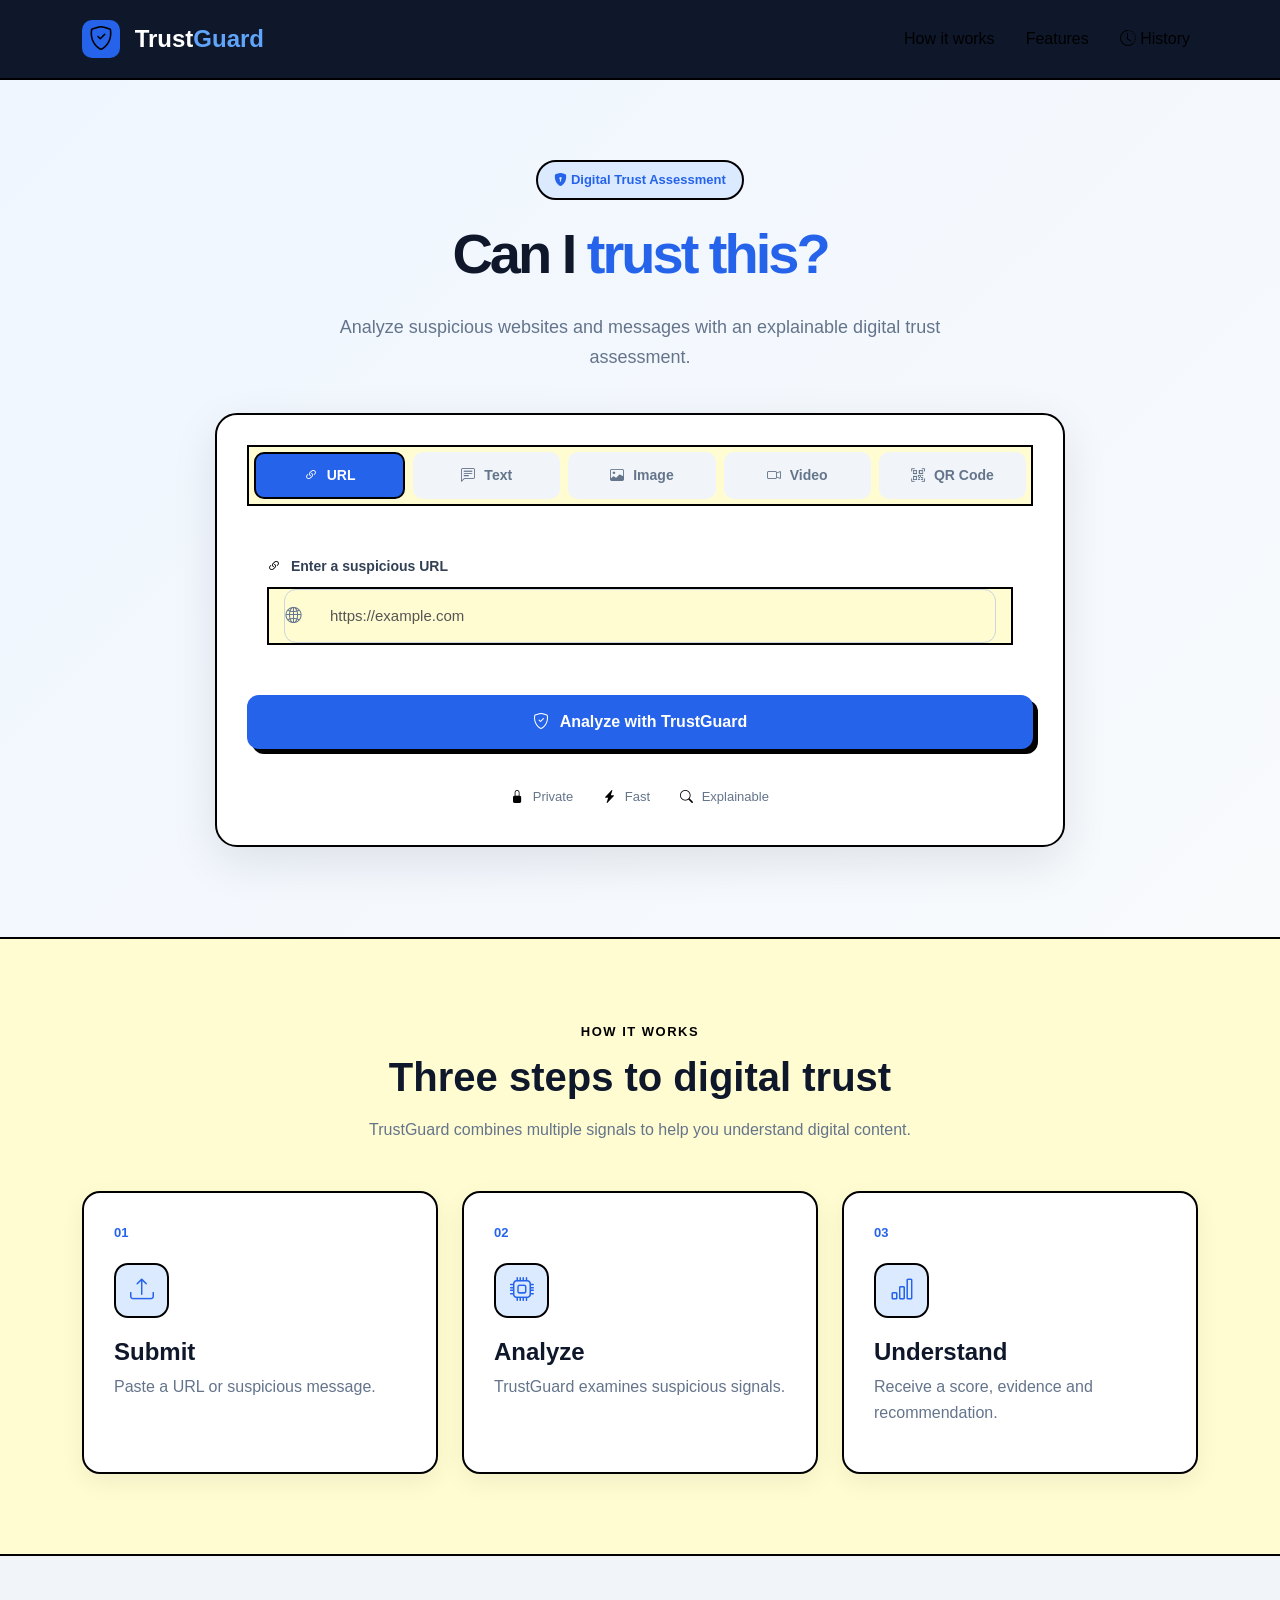
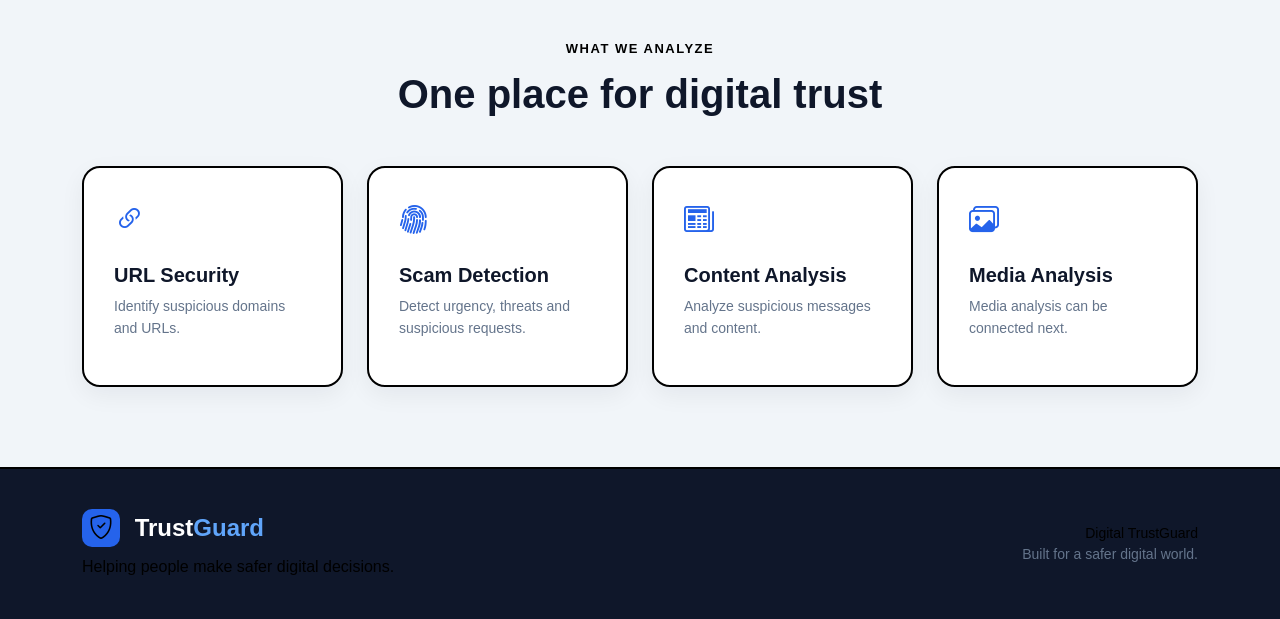
<file: index.html>
<!DOCTYPE html>
<html lang="en">

<head>

    <meta charset="UTF-8">

    <meta
        name="viewport"
        content="width=device-width, initial-scale=1.0"
    >

    <title>Digital TrustGuard</title>

    <!-- Bootstrap -->
    <link
        href="https://cdn.jsdelivr.net/npm/bootstrap@5.3.3/dist/css/bootstrap.min.css"
        rel="stylesheet"
    >

    <!-- Bootstrap Icons -->
    <link
        rel="stylesheet"
        href="https://cdn.jsdelivr.net/npm/bootstrap-icons@1.11.3/font/bootstrap-icons.min.css"
    >

    <!-- TrustGuard CSS -->
    <link
        rel="stylesheet"
        href="css/style.css"
    >

    <style>

        body {
            background: #f8fafc;
        }

        .trust-navbar {
            background: #0f172a;
            padding: 15px 0;
        }

        .trust-logo {
            color: white;
            font-size: 24px;
            font-weight: 800;
            text-decoration: none;
        }

        .trust-logo span:last-child {
            color: #60a5fa;
        }

        .logo-icon {
            display: inline-flex;
            align-items: center;
            justify-content: center;
            width: 38px;
            height: 38px;
            background: #2563eb;
            border-radius: 10px;
            margin-right: 8px;
        }

        .navbar .nav-link {
            color: #cbd5e1;
            margin-left: 15px;
        }

        .navbar .nav-link:hover {
            color: white;
        }

        .hero-section {
            padding: 80px 0 90px;
            background:
                linear-gradient(
                    135deg,
                    #eff6ff,
                    #f8fafc
                );
        }

        .hero-badge {
            display: inline-block;
            padding: 8px 16px;
            border-radius: 50px;
            background: #dbeafe;
            color: #2563eb;
            font-weight: 700;
            font-size: 13px;
            margin-bottom: 20px;
        }

        .hero-title {
            font-size: 56px;
            font-weight: 800;
            color: #0f172a;
        }

        .hero-title span {
            color: #2563eb;
        }

        .hero-description {
            max-width: 700px;
            margin: 20px auto 40px;
            color: #64748b;
            font-size: 18px;
            line-height: 1.7;
        }

        .analyzer-card {
            max-width: 850px;
            margin: auto;
            background: white;
            border-radius: 22px;
            padding: 30px;
            box-shadow:
                0 15px 45px rgba(
                    15,
                    23,
                    42,
                    0.10
                );
        }

        .input-tabs {
            display: flex;
            gap: 8px;
            margin-bottom: 25px;
            flex-wrap: wrap;
        }

        .input-tab {
            border: none;
            background: #f1f5f9;
            color: #64748b;
            padding: 11px 18px;
            border-radius: 10px;
            font-weight: 600;
            cursor: pointer;
        }

        .input-tab.active {
            background: #2563eb;
            color: white;
        }

        .input-panel {
            display: none;
        }

        .active-panel {
            display: block;
        }

        .input-label {
            color: #334155;
            font-weight: 700;
            margin-bottom: 10px;
        }

        .main-input-wrapper {
            position: relative;
        }

        .input-icon {
            position: absolute;
            left: 16px;
            top: 50%;
            transform: translateY(-50%);
            color: #64748b;
        }

        .main-input {
            width: 100%;
            padding: 15px 15px 15px 45px;
            border: 1px solid #cbd5e1;
            border-radius: 12px;
            outline: none;
        }

        .main-input:focus,
        .main-textarea:focus {
            border-color: #2563eb;
            box-shadow:
                0 0 0 3px
                rgba(37, 99, 235, 0.10);
        }

        .main-textarea {
            width: 100%;
            min-height: 180px;
            padding: 15px;
            border: 1px solid #cbd5e1;
            border-radius: 12px;
            resize: vertical;
            outline: none;
        }

        .input-type-selector {
            display: flex;
            gap: 10px;
            margin-bottom: 15px;
        }

        .input-type-button {
            border: 1px solid #cbd5e1;
            background: white;
            color: #475569;
            padding: 9px 15px;
            border-radius: 9px;
            cursor: pointer;
        }

        .input-type-button.active {
            background: #dbeafe;
            border-color: #2563eb;
            color: #2563eb;
        }

        .upload-area {
            border: 2px dashed #cbd5e1;
            border-radius: 15px;
            padding: 45px 20px;
            text-align: center;
            cursor: pointer;
        }

        .upload-area:hover {
            border-color: #2563eb;
            background: #f8fafc;
        }

        .upload-icon {
            font-size: 40px;
            color: #2563eb;
        }

        .upload-area p {
            color: #64748b;
            margin-bottom: 5px;
        }

        .upload-area span {
            color: #94a3b8;
            font-size: 13px;
        }

        .analyze-button {
            width: 100%;
            border: none;
            background: #2563eb;
            color: white;
            padding: 15px;
            border-radius: 12px;
            font-size: 16px;
            font-weight: 700;
            margin-top: 25px;
        }

        .analyze-button:hover {
            background: #1d4ed8;
        }

        .analyze-button:disabled {
            opacity: 0.7;
            cursor: not-allowed;
        }

        .trust-indicators {
            display: flex;
            justify-content: center;
            gap: 30px;
            margin-top: 20px;
            color: #64748b;
            font-size: 13px;
        }

        .section {
            padding: 80px 0;
        }

        .section-label {
            color: #2563eb;
            font-size: 13px;
            font-weight: 800;
            letter-spacing: 1.5px;
        }

        .section-heading h2 {
            color: #0f172a;
            font-weight: 800;
            margin-top: 10px;
        }

        .section-heading p {
            color: #64748b;
        }

        .step-card,
        .feature-card {
            height: 100%;
            background: white;
            border-radius: 18px;
            padding: 30px;
            box-shadow:
                0 8px 25px rgba(
                    15,
                    23,
                    42,
                    0.06
                );
        }

        .step-number {
            color: #2563eb;
            font-weight: 800;
            font-size: 13px;
        }

        .step-icon {
            width: 55px;
            height: 55px;
            display: flex;
            align-items: center;
            justify-content: center;
            background: #dbeafe;
            color: #2563eb;
            border-radius: 14px;
            font-size: 24px;
            margin: 20px 0;
        }

        .step-card h4,
        .feature-card h5 {
            color: #0f172a;
            font-weight: 700;
        }

        .step-card p,
        .feature-card p {
            color: #64748b;
            line-height: 1.6;
        }

        .feature-card > i {
            color: #2563eb;
            font-size: 30px;
            margin-bottom: 20px;
        }

        .features-section {
            background: #f1f5f9;
        }

        .trust-footer {
            background: #0f172a;
            color: #94a3b8;
            padding: 40px 0;
        }

        .footer-content {
            display: flex;
            justify-content: space-between;
            gap: 30px;
        }

        .footer-right {
            text-align: right;
        }

        .footer-right span {
            color: #64748b;
        }

        @media (max-width: 767px) {

            .hero-section {
                padding: 50px 0;
            }

            .hero-title {
                font-size: 40px;
            }

            .analyzer-card {
                padding: 20px;
            }

            .trust-indicators {
                flex-direction: column;
                gap: 8px;
            }

            .footer-content {
                flex-direction: column;
            }

            .footer-right {
                text-align: left;
            }

        }

    </style>

</head>


<body>


<!-- =====================================================
     NAVBAR
====================================================== -->

<nav class="navbar navbar-expand-lg trust-navbar">

    <div class="container">

        <a
            class="navbar-brand trust-logo"
            href="index.html"
        >

            <span class="logo-icon">
                <i class="bi bi-shield-check"></i>
            </span>

            Trust<span>Guard</span>

        </a>


        <button
            class="navbar-toggler"
            type="button"
            data-bs-toggle="collapse"
            data-bs-target="#navbarMenu"
        >

            <i class="bi bi-list text-white"></i>

        </button>


        <div
            class="collapse navbar-collapse"
            id="navbarMenu"
        >

            <ul class="navbar-nav ms-auto align-items-lg-center">

                <li class="nav-item">

                    <a
                        class="nav-link"
                        href="#how-it-works"
                    >
                        How it works
                    </a>

                </li>


                <li class="nav-item">

                    <a
                        class="nav-link"
                        href="#features"
                    >
                        Features
                    </a>

                </li>


                <li class="nav-item">

                    <a
                        class="nav-link"
                        href="history.html"
                    >

                        <i class="bi bi-clock-history"></i>

                        History

                    </a>

                </li>

            </ul>

        </div>

    </div>

</nav>



<!-- =====================================================
     HERO
====================================================== -->

<section class="hero-section">

    <div class="container">

        <div class="text-center">

            <div class="hero-badge">

                <i class="bi bi-shield-lock-fill"></i>

                Digital Trust Assessment

            </div>


            <h1 class="hero-title">

                Can I
                <span>trust this?</span>

            </h1>


            <p class="hero-description">

                Analyze suspicious websites and messages
                with an explainable digital trust assessment.

            </p>

        </div>


        <!-- =================================================
             ANALYZER
        ================================================== -->

        <div class="analyzer-card">


            <!-- INPUT TABS -->

            <div class="input-tabs">

                <button
                    class="input-tab active"
                    type="button"
                    onclick="selectInput('url', this)"
                >

                    <i class="bi bi-link-45deg"></i>

                    URL

                </button>


                <button
                    class="input-tab"
                    type="button"
                    onclick="selectInput('text', this)"
                >

                    <i class="bi bi-chat-left-text"></i>

                    Text

                </button>


                <button
                    class="input-tab"
                    type="button"
                    onclick="selectInput('image', this)"
                >

                    <i class="bi bi-image"></i>

                    Image

                </button>


                <button
                    class="input-tab"
                    type="button"
                    onclick="selectInput('video', this)"
                >

                    <i class="bi bi-camera-video"></i>

                    Video

                </button>


                <button
                    class="input-tab"
                    type="button"
                    onclick="selectInput('qr', this)"
                >

                    <i class="bi bi-qr-code-scan"></i>

                    QR Code

                </button>

            </div>


            <!-- =================================================
                 URL
            ================================================== -->

            <div
                id="url-input"
                class="input-panel active-panel"
            >

                <div class="input-label">

                    <i class="bi bi-link-45deg"></i>

                    Enter a suspicious URL

                </div>


                <div class="main-input-wrapper">

                    <i class="bi bi-globe2 input-icon"></i>


                    <input
                        type="text"
                        id="urlField"
                        class="main-input"
                        placeholder="https://example.com"
                    >

                </div>

            </div>


            <!-- =================================================
                 TEXT
            ================================================== -->

            <div
                id="text-input"
                class="input-panel"
            >

                <div class="input-label">

                    <i class="bi bi-chat-left-text"></i>

                    Paste a suspicious message

                </div>


                <div class="input-type-selector">

                    <button
                        type="button"
                        id="textModeButton"
                        class="input-type-button active"
                        onclick="selectInputType('text')"
                    >

                        <i class="bi bi-chat-text"></i>

                        Text / Message

                    </button>


                    <button
                        type="button"
                        id="urlModeButton"
                        class="input-type-button"
                        onclick="selectInputType('url')"
                    >

                        <i class="bi bi-link-45deg"></i>

                        Website URL

                    </button>

                </div>


                <textarea
                    id="textField"
                    class="main-textarea"
                    placeholder="Paste a suspicious message, email, news article or social media post..."
                ></textarea>

            </div>


            <!-- =================================================
                 IMAGE
            ================================================== -->

            <div
                id="image-input"
                class="input-panel"
            >

                <div class="input-label">

                    <i class="bi bi-image"></i>

                    Upload an image or screenshot

                </div>


                <div
                    class="upload-area"
                    onclick="document.getElementById('imageFile').click()"
                >

                    <i class="bi bi-cloud-arrow-up upload-icon"></i>

                    <h5>Image analysis coming next</h5>

                    <p>
                        Image upload interface is ready.
                    </p>

                    <span>
                        PNG, JPG, JPEG, WEBP
                    </span>

                </div>


                <input
                    type="file"
                    id="imageFile"
                    accept="image/*"
                    hidden
                >

            </div>


            <!-- =================================================
                 VIDEO
            ================================================== -->

            <div
                id="video-input"
                class="input-panel"
            >

                <div class="input-label">

                    <i class="bi bi-camera-video"></i>

                    Upload a suspicious video

                </div>


                <div
                    class="upload-area"
                    onclick="document.getElementById('videoFile').click()"
                >

                    <i class="bi bi-camera-video upload-icon"></i>

                    <h5>Video analysis coming next</h5>

                    <p>
                        Video upload interface is ready.
                    </p>

                    <span>
                        MP4, MOV, WEBM
                    </span>

                </div>


                <input
                    type="file"
                    id="videoFile"
                    accept="video/*"
                    hidden
                >

            </div>


            <!-- =================================================
                 QR
            ================================================== -->

            <div
                id="qr-input"
                class="input-panel"
            >

                <div class="input-label">

                    <i class="bi bi-qr-code-scan"></i>

                    Upload a QR code

                </div>


                <div
                    class="upload-area"
                    onclick="document.getElementById('qrFile').click()"
                >

                    <i class="bi bi-qr-code upload-icon"></i>

                    <h5>QR analysis coming next</h5>

                    <p>
                        QR upload interface is ready.
                    </p>

                    <span>
                        PNG, JPG, JPEG
                    </span>

                </div>


                <input
                    type="file"
                    id="qrFile"
                    accept="image/*"
                    hidden
                >

            </div>


            <!-- =================================================
                 ANALYZE BUTTON
            ================================================== -->

            <button
                id="analyzeButton"
                class="analyze-button"
                type="button"
                onclick="startAnalysis()"
            >

                <i class="bi bi-shield-check"></i>

                Analyze with TrustGuard

            </button>


            <!-- =================================================
                 TRUST INDICATORS
            ================================================== -->

            <div class="trust-indicators">

                <div>

                    <i class="bi bi-lock-fill"></i>

                    Private

                </div>


                <div>

                    <i class="bi bi-lightning-charge-fill"></i>

                    Fast

                </div>


                <div>

                    <i class="bi bi-search"></i>

                    Explainable

                </div>

            </div>

        </div>

    </div>

</section>



<!-- =====================================================
     HOW IT WORKS
====================================================== -->

<section
    class="section"
    id="how-it-works"
>

    <div class="container">

        <div class="section-heading text-center">

            <span class="section-label">
                HOW IT WORKS
            </span>

            <h2>
                Three steps to digital trust
            </h2>

            <p>
                TrustGuard combines multiple signals to help
                you understand digital content.
            </p>

        </div>


        <div class="row g-4 mt-4">

            <div class="col-md-4">

                <div class="step-card">

                    <div class="step-number">
                        01
                    </div>

                    <div class="step-icon">

                        <i class="bi bi-upload"></i>

                    </div>

                    <h4>
                        Submit
                    </h4>

                    <p>
                        Paste a URL or suspicious message.
                    </p>

                </div>

            </div>


            <div class="col-md-4">

                <div class="step-card">

                    <div class="step-number">
                        02
                    </div>

                    <div class="step-icon">

                        <i class="bi bi-cpu"></i>

                    </div>

                    <h4>
                        Analyze
                    </h4>

                    <p>
                        TrustGuard examines suspicious signals.
                    </p>

                </div>

            </div>


            <div class="col-md-4">

                <div class="step-card">

                    <div class="step-number">
                        03
                    </div>

                    <div class="step-icon">

                        <i class="bi bi-bar-chart"></i>

                    </div>

                    <h4>
                        Understand
                    </h4>

                    <p>
                        Receive a score, evidence and recommendation.
                    </p>

                </div>

            </div>

        </div>

    </div>

</section>



<!-- =====================================================
     FEATURES
====================================================== -->

<section
    class="section features-section"
    id="features"
>

    <div class="container">

        <div class="section-heading text-center">

            <span class="section-label">
                WHAT WE ANALYZE
            </span>

            <h2>
                One place for digital trust
            </h2>

        </div>


        <div class="row g-4 mt-4">


            <div class="col-md-6 col-lg-3">

                <div class="feature-card">

                    <i class="bi bi-link-45deg"></i>

                    <h5>
                        URL Security
                    </h5>

                    <p>
                        Identify suspicious domains and URLs.
                    </p>

                </div>

            </div>


            <div class="col-md-6 col-lg-3">

                <div class="feature-card">

                    <i class="bi bi-fingerprint"></i>

                    <h5>
                        Scam Detection
                    </h5>

                    <p>
                        Detect urgency, threats and suspicious requests.
                    </p>

                </div>

            </div>


            <div class="col-md-6 col-lg-3">

                <div class="feature-card">

                    <i class="bi bi-newspaper"></i>

                    <h5>
                        Content Analysis
                    </h5>

                    <p>
                        Analyze suspicious messages and content.
                    </p>

                </div>

            </div>


            <div class="col-md-6 col-lg-3">

                <div class="feature-card">

                    <i class="bi bi-images"></i>

                    <h5>
                        Media Analysis
                    </h5>

                    <p>
                        Media analysis can be connected next.
                    </p>

                </div>

            </div>

        </div>

    </div>

</section>



<!-- =====================================================
     FOOTER
====================================================== -->

<footer class="trust-footer">

    <div class="container">

        <div class="footer-content">

            <div>

                <div class="trust-logo">

                    <span class="logo-icon">

                        <i class="bi bi-shield-check"></i>

                    </span>

                    Trust<span>Guard</span>

                </div>

                <p class="mt-2">
                    Helping people make safer digital decisions.
                </p>

            </div>


            <div class="footer-right">

                Digital TrustGuard

                <br>

                <span>
                    Built for a safer digital world.
                </span>

            </div>

        </div>

    </div>

</footer>



<!-- Bootstrap JavaScript -->

<script
    src="https://cdn.jsdelivr.net/npm/bootstrap@5.3.3/dist/js/bootstrap.bundle.min.js"
></script>



<!-- =====================================================
     TRUSTGUARD JAVASCRIPT
====================================================== -->

<script>

let selectedInput = "url";

let selectedInputType = "text";


/*
|--------------------------------------------------------------------------
| Select main input
|--------------------------------------------------------------------------
*/

function selectInput(type, button) {

    selectedInput = type;


    document
        .querySelectorAll(".input-tab")
        .forEach(function(tab) {

            tab.classList.remove("active");

        });


    button.classList.add("active");


    document
        .querySelectorAll(".input-panel")
        .forEach(function(panel) {

            panel.classList.remove("active-panel");

        });


    document
        .getElementById(type + "-input")
        .classList.add("active-panel");

}



/*
|--------------------------------------------------------------------------
| Select text mode
|--------------------------------------------------------------------------
*/

function selectInputType(type) {

    selectedInputType = type;


    const textButton =
        document.getElementById(
            "textModeButton"
        );


    const urlButton =
        document.getElementById(
            "urlModeButton"
        );


    const textField =
        document.getElementById(
            "textField"
        );


    if (type === "text") {

        textButton.classList.add("active");

        urlButton.classList.remove("active");


        textField.placeholder =
            "Paste a suspicious message, email, news article or social media post...";

    }

    else {

        urlButton.classList.add("active");

        textButton.classList.remove("active");


        textField.placeholder =
            "Paste a website URL, for example https://example.com";

    }

}



/*
|--------------------------------------------------------------------------
| Start Analysis
|--------------------------------------------------------------------------
*/

async function startAnalysis() {

    let content = "";


    /*
    |--------------------------------------------------------------------------
    | URL
    |--------------------------------------------------------------------------
    */

    if (selectedInput === "url") {

        content =
            document
                .getElementById("urlField")
                .value
                .trim();

    }


    /*
    |--------------------------------------------------------------------------
    | TEXT
    |--------------------------------------------------------------------------
    */

    else if (selectedInput === "text") {

        content =
            document
                .getElementById("textField")
                .value
                .trim();

    }


    /*
    |--------------------------------------------------------------------------
    | Image / Video / QR
    |--------------------------------------------------------------------------
    */

    else {

        alert(
            "This input type is not connected to the backend yet. Please use URL or Text."
        );

        return;

    }


    /*
    |--------------------------------------------------------------------------
    | Validate
    |--------------------------------------------------------------------------
    */

    if (content === "") {

        alert(
            "Please enter something to analyze."
        );

        return;

    }


    /*
    |--------------------------------------------------------------------------
    | Analyze button
    |--------------------------------------------------------------------------
    */

    const button =
        document.getElementById(
            "analyzeButton"
        );


    const originalButton =
        button.innerHTML;


    button.innerHTML =
        '<i class="bi bi-hourglass-split"></i> Analyzing...';


    button.disabled = true;


    try {


        let response;


        /*
        |--------------------------------------------------------------------------
        | URL analysis
        |--------------------------------------------------------------------------
        */

        if (selectedInput === "url") {

            response =
                await fetch(
                    "api/url_api.php",
                    {

                        method: "POST",

                        headers: {

                            "Content-Type":
                                "application/json"

                        },

                        body:
                            JSON.stringify({

                                url: content

                            })

                    }
                );

        }


        /*
        |--------------------------------------------------------------------------
        | Text analysis
        |--------------------------------------------------------------------------
        */

        else {

            response =
                await fetch(
                    "api/analyze.php",
                    {

                        method: "POST",

                        headers: {

                            "Content-Type":
                                "application/json"

                        },

                        body:
                            JSON.stringify({

                                input_type:
                                    selectedInputType,

                                input_content:
                                    content

                            })

                    }
                );

        }


        /*
        |--------------------------------------------------------------------------
        | HTTP error
        |--------------------------------------------------------------------------
        */

        if (!response.ok) {

            throw new Error(
                "HTTP " +
                response.status
            );

        }


        /*
        |--------------------------------------------------------------------------
        | JSON response
        |--------------------------------------------------------------------------
        */

        const result =
            await response.json();


        console.log(
            "TrustGuard response:",
            result
        );


        /*
        |--------------------------------------------------------------------------
        | API error
        |--------------------------------------------------------------------------
        */

        if (!result.success) {

            alert(
                result.message ||
                "Analysis failed."
            );

            return;

        }


        /*
        |--------------------------------------------------------------------------
        | IMPORTANT
        |--------------------------------------------------------------------------
        | Open the saved analysis report.
        |--------------------------------------------------------------------------
        */

        if (result.analysis_id) {

            window.location.href =
                "analysis.html?id=" +
                encodeURIComponent(
                    result.analysis_id
                );

        }

        else {

            /*
            |--------------------------------------------------------------------------
            | URL API currently may not return analysis_id.
            |--------------------------------------------------------------------------
            */

            alert(
                "Analysis completed, but no saved analysis ID was returned."
            );

        }

    }


    catch (error) {

        console.error(
            "TrustGuard error:",
            error
        );


        alert(
            "Unable to connect to the TrustGuard analysis server."
        );

    }


    finally {

        button.innerHTML =
            originalButton;

        button.disabled = false;

    }

}

</script>


</body>

</html>
</file>
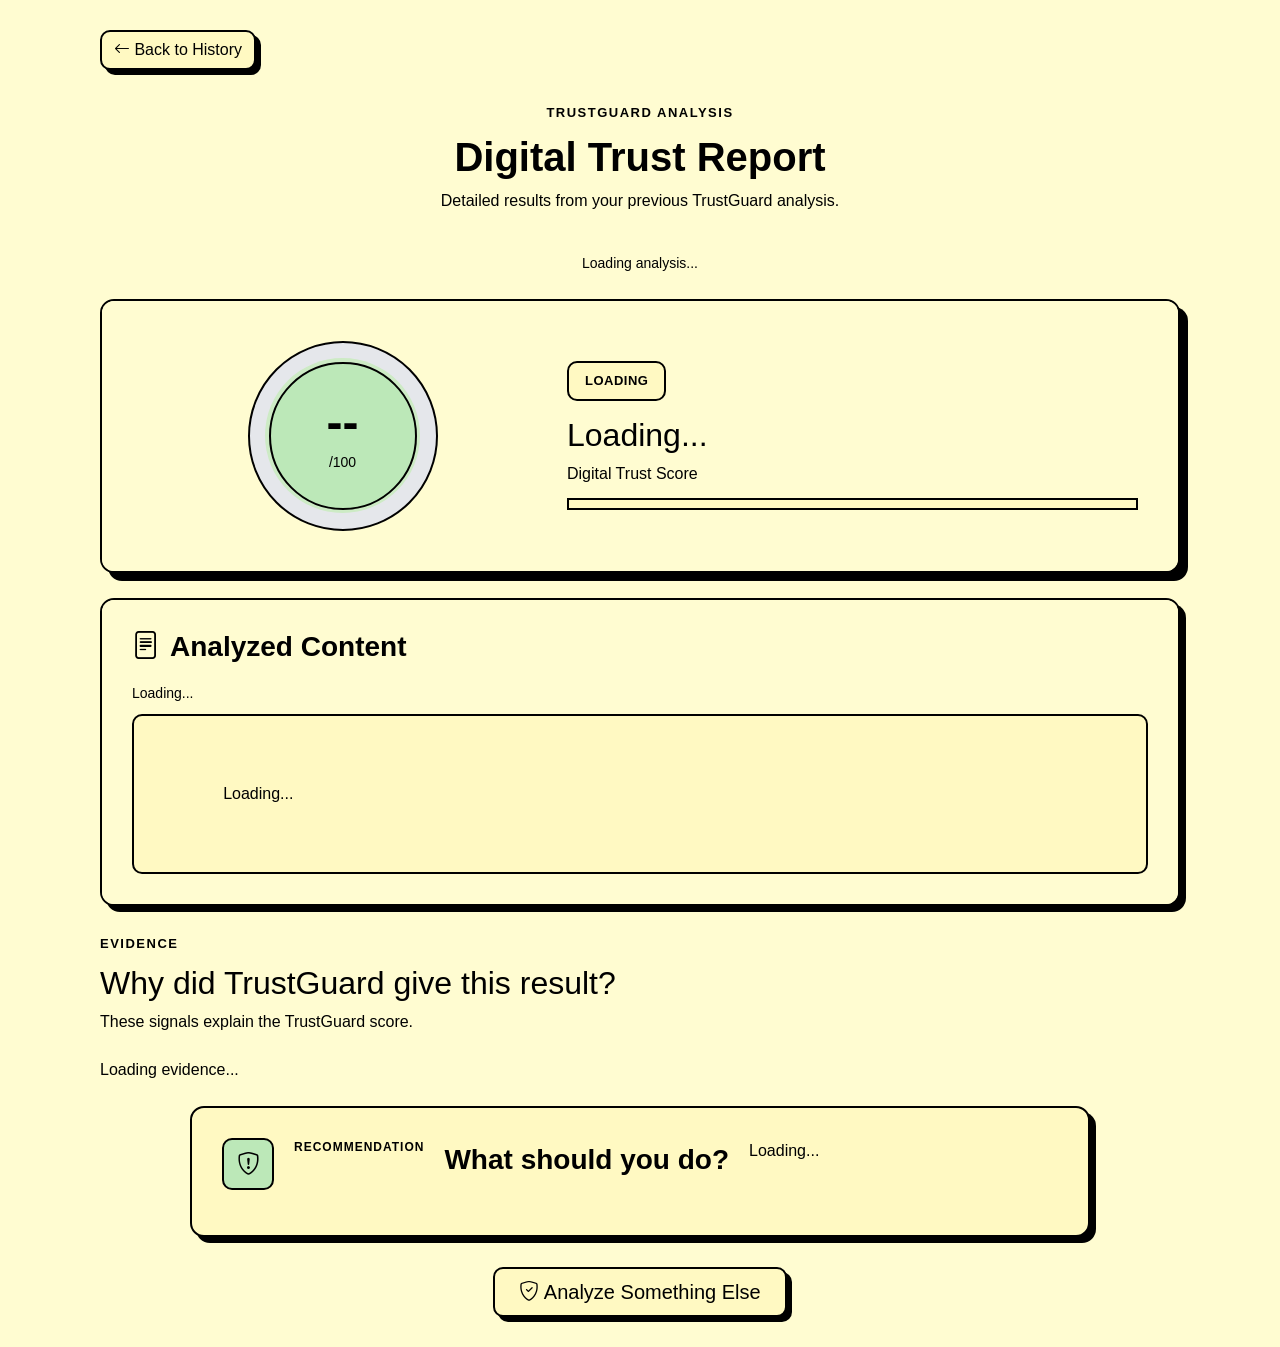
<file: analysis.html>
<!DOCTYPE html>
<html lang="en">

<head>

    <meta charset="UTF-8">

    <meta
        name="viewport"
        content="width=device-width, initial-scale=1.0"
    >

    <title>TrustGuard Analysis</title>


    <!-- Bootstrap -->

    <link
        href="https://cdn.jsdelivr.net/npm/bootstrap@5.3.3/dist/css/bootstrap.min.css"
        rel="stylesheet"
    >


    <!-- Bootstrap Icons -->

    <link
        rel="stylesheet"
        href="https://cdn.jsdelivr.net/npm/bootstrap-icons@1.11.3/font/bootstrap-icons.min.css"
    >


    <!-- TrustGuard CSS -->

    <link
        rel="stylesheet"
        href="css/style.css"
    >


    <style>

        /*
        |--------------------------------------------------------------------------
        | Analysis Page
        |--------------------------------------------------------------------------
        */

        body {

            background:
                #f8fafc;

        }


        .analysis-page {

            padding-top:
                40px;

            padding-bottom:
                70px;

        }


        .report-header {

            text-align:
                center;

            margin-bottom:
                40px;

        }


        .report-label {

            display:
                inline-block;

            color:
                #2563eb;

            font-size:
                13px;

            font-weight:
                700;

            letter-spacing:
                1.5px;

            margin-bottom:
                10px;

        }


        .report-header h1 {

            font-weight:
                700;

            color:
                #0f172a;

        }


        .report-header p {

            color:
                #64748b;

        }


        /*
        |--------------------------------------------------------------------------
        | Back Button
        |--------------------------------------------------------------------------
        */

        .back-button {

            margin-bottom:
                30px;

        }


        /*
        |--------------------------------------------------------------------------
        | Main Score Card
        |--------------------------------------------------------------------------
        */

        .score-card {

            background:
                white;

            border:
                none;

            border-radius:
                20px;

            box-shadow:
                0 10px 30px rgba(
                    15,
                    23,
                    42,
                    0.08
                );

            margin-bottom:
                25px;

        }


        .score-card-body {

            padding:
                40px;

        }


        /*
        |--------------------------------------------------------------------------
        | Score Circle
        |--------------------------------------------------------------------------
        */

        .score-circle {

            width:
                190px;

            height:
                190px;

            border-radius:
                50%;

            margin:
                auto;

            display:
                flex;

            align-items:
                center;

            justify-content:
                center;

            background:
                conic-gradient(
                    #e5e7eb 0deg,
                    #e5e7eb 360deg
                );

        }


        .score-inner {

            width:
                148px;

            height:
                148px;

            border-radius:
                50%;

            background:
                white;

            display:
                flex;

            align-items:
                center;

            justify-content:
                center;

            flex-direction:
                column;

        }


        .score-number {

            font-size:
                46px;

            font-weight:
                800;

            color:
                #0f172a;

            line-height:
                1;

        }


        .score-out-of {

            color:
                #64748b;

            font-size:
                14px;

            margin-top:
                5px;

        }


        /*
        |--------------------------------------------------------------------------
        | Risk Badge
        |--------------------------------------------------------------------------
        */

        .risk-badge {

            display:
                inline-block;

            color:
                white;

            padding:
                8px 16px;

            border-radius:
                50px;

            font-size:
                13px;

            font-weight:
                700;

            letter-spacing:
                0.5px;

            margin-bottom:
                15px;

        }


        .score-details h2 {

            font-weight:
                700;

            color:
                #0f172a;

            margin-bottom:
                8px;

        }


        .score-details-label {

            color:
                #64748b;

            margin-bottom:
                12px;

        }


        /*
        |--------------------------------------------------------------------------
        | Progress
        |--------------------------------------------------------------------------
        */

        .score-progress-container {

            height:
                12px;

            background:
                #e5e7eb;

            border-radius:
                20px;

            overflow:
                hidden;

        }


        .score-progress {

            height:
                100%;

            width:
                0%;

            border-radius:
                20px;

            transition:
                width 0.6s ease;

        }


        /*
        |--------------------------------------------------------------------------
        | Cards
        |--------------------------------------------------------------------------
        */

        .report-card {

            background:
                white;

            border:
                none;

            border-radius:
                18px;

            box-shadow:
                0 8px 25px rgba(
                    15,
                    23,
                    42,
                    0.06
                );

            margin-bottom:
                25px;

        }


        .report-card-body {

            padding:
                30px;

        }


        .report-card-title {

            display:
                flex;

            align-items:
                center;

            gap:
                10px;

            color:
                #0f172a;

            font-weight:
                700;

            margin-bottom:
                20px;

        }


        .report-card-title i {

            color:
                #2563eb;

        }


        /*
        |--------------------------------------------------------------------------
        | Input Content
        |--------------------------------------------------------------------------
        */

        .input-type {

            color:
                #64748b;

            font-size:
                14px;

            margin-bottom:
                10px;

        }


        .input-content {

            background:
                #f8fafc;

            border:
                1px solid #e2e8f0;

            border-radius:
                12px;

            padding:
                18px;

            color:
                #334155;

            white-space:
                pre-wrap;

            word-break:
                break-word;

        }


        /*
        |--------------------------------------------------------------------------
        | Evidence
        |--------------------------------------------------------------------------
        */

        .evidence-card {

    background:
        #FFFCD1;

    border:
        2px solid #000000;

    border-radius:
        12px;

    box-shadow:
        5px 5px 0 #000000;

    padding:
        22px;

    margin-bottom:
        15px;

}


        .evidence-row {

            display:
                flex;

            align-items:
                flex-start;

            gap:
                16px;

        }


        .evidence-icon {

            width:
                50px;

            height:
                50px;

            min-width:
                50px;

            border-radius:
                13px;

            display:
                flex;

            align-items:
                center;

            justify-content:
                center;

            font-size:
                21px;

        }


        .evidence-content {

            flex:
                1;

        }


        .evidence-top {

            display:
                flex;

            justify-content:
                space-between;

            align-items:
                center;

            gap:
                10px;

            margin-bottom:
                8px;

        }


        .evidence-title {

            margin:
                0;

            font-size:
                18px;

            font-weight:
                700;

            color:
                #0000000;

        }


        .evidence-severity {

            font-size:
                12px;

            font-weight:
                700;

            padding:
                5px 10px;

            border-radius:
                20px;

        }


        .evidence-explanation {

            color:
                #64748b;

            margin:
                0 0 8px 0;

            line-height:
                1.6;

        }


        .evidence-result {

            font-size:
                12px;

            font-weight:
                700;

        }


        /*
        |--------------------------------------------------------------------------
        | Recommendation
        |--------------------------------------------------------------------------
        */

        .recommendation-card {

            background:
                linear-gradient(
                    135deg,
                    #fff7ed,
                    #fffbeb
                );

            border:
                1px solid #fed7aa;

            border-radius:
                18px;

            padding:
                30px;

            margin-bottom:
                30px;

        }


        .recommendation-icon {

            width:
                52px;

            height:
                52px;

            border-radius:
                50%;

            background:
                #fed7aa;

            color:
                #c2410c;

            display:
                flex;

            align-items:
                center;

            justify-content:
                center;

            font-size:
                23px;

            margin-bottom:
                15px;

        }


        .recommendation-label {

            color:
                #c2410c;

            font-size:
                12px;

            font-weight:
                800;

            letter-spacing:
                1px;

        }


        .recommendation-title {

            color:
                #0f172a;

            font-weight:
                700;

            margin-top:
                5px;

        }


        .recommendation-text {

            color:
                #475569;

            line-height:
                1.7;

            margin:
                0;

        }


        /*
        |--------------------------------------------------------------------------
        | Analysis Information
        |--------------------------------------------------------------------------
        */

        .analysis-info {

            color:
                #64748b;

            font-size:
                14px;

            margin-bottom:
                25px;

        }


        /*
        |--------------------------------------------------------------------------
        | Mobile
        |--------------------------------------------------------------------------
        */

        @media (
            max-width: 767px
        ) {

            .score-card-body {

                padding:
                    25px;

            }


            .score-circle {

                width:
                    160px;

                height:
                    160px;

            }


            .score-inner {

                width:
                    125px;

                height:
                    125px;

            }


            .score-number {

                font-size:
                    38px;

            }


            .score-details {

                margin-top:
                    30px;

                text-align:
                    center;

            }


            .evidence-top {

                align-items:
                    flex-start;

                flex-direction:
                    column;

            }

        }
/* ==============================
   ANALYSIS PAGE
   ============================== */

.analysis-page {
    padding: 30px;
}

/* ==============================
   BACK BUTTON
   ============================== */

.back-button {
    background-color: #FFF9C2 !important;
    color: #000000 !important;
    border: 2px solid #000000 !important;
    box-shadow: 4px 4px 0 #000000;
    border-radius: 8px;
}

.back-button:hover {
    background-color: #FEE7AD !important;
    color: #000000 !important;
    border-color: #000000 !important;
    transform: translate(-1px, -1px);
    box-shadow: 5px 5px 0 #000000;
}
/* ==============================
   REMOVE GREEN FROM RESULTS
   ============================== */

.results-section {
    background-color: transparent !important;
}

.results-header,
.trust-score-card {
    background-color: transparent !important;
}
/* =========================================
   ANALYSIS PAGE - REMOVE GREEN BACKGROUNDS
   ========================================= */

.score-card,
.report-card {
    background: #FFFCD1 !important;
    background-color: #FFFCD1 !important;
}
.analysis-page a.analyze-again-button:hover {
    background-color: #AE8A60 !important;
    border-color: #AE8A60 !important;
    color: #000000 !important;
}
    </style>

</head>


<body>


<div class="container analysis-page">


    <!-- =================================================
         BACK BUTTON
    ================================================== -->

    <a
        href="history.html"
        class="btn btn-outline-secondary back-button"
    >

        <i class="bi bi-arrow-left"></i>

        Back to History

    </a>



    <!-- =================================================
         HEADER
    ================================================== -->

    <div class="report-header">

        <div class="report-label">

            TRUSTGUARD ANALYSIS

        </div>


        <h1>

            Digital Trust Report

        </h1>


        <p>

            Detailed results from your previous TrustGuard analysis.

        </p>

    </div>



    <!-- =================================================
         ANALYSIS INFORMATION
    ================================================== -->

    <div
        id="analysisInfo"
        class="analysis-info text-center"
    >

        Loading analysis...

    </div>



    <!-- =================================================
         TRUST SCORE
    ================================================== -->

    <div class="score-card">

        <div class="score-card-body">

            <div class="row align-items-center">


                <!-- SCORE CIRCLE -->

                <div class="col-md-5 text-center">

                    <div
                        id="scoreCircle"
                        class="score-circle"
                    >

                        <div class="score-inner">

                            <div
                                id="trustScore"
                                class="score-number"
                            >

                                --

                            </div>


                            <div class="score-out-of">

                                /100

                            </div>

                        </div>

                    </div>

                </div>



                <!-- SCORE DETAILS -->

                <div class="col-md-7">

                    <div
                        id="riskBadge"
                        class="risk-badge"
                    >

                        LOADING

                    </div>


                    <h2
                        id="classification"
                    >

                        Loading...

                    </h2>


                    <div class="score-details-label">

                        Digital Trust Score

                    </div>


                    <div class="score-progress-container">

                        <div
                            id="scoreProgress"
                            class="score-progress"
                        ></div>

                    </div>

                </div>

            </div>

        </div>

    </div>



    <!-- =================================================
         ANALYZED CONTENT
    ================================================== -->

    <div class="report-card">

        <div class="report-card-body">

            <h3 class="report-card-title">

                <i class="bi bi-file-text"></i>

                Analyzed Content

            </h3>


            <div
                id="inputType"
                class="input-type"
            >

                Loading...

            </div>


            <div
                id="inputContent"
                class="input-content"
            >

                Loading...

            </div>

        </div>

    </div>



    <!-- =================================================
         EVIDENCE
    ================================================== -->

    <div class="mb-4">

        <div class="mb-4">

            <div class="report-label">

                EVIDENCE

            </div>


            <h2>

                Why did TrustGuard give this result?

            </h2>


            <p class="text-muted">

                These signals explain the TrustGuard score.

            </p>

        </div>


        <div id="evidenceContainer">

            Loading evidence...

        </div>

    </div>



    <!-- =================================================
         RECOMMENDATION
    ================================================== -->

    <div class="recommendation-card">

        <div class="recommendation-icon">

            <i class="bi bi-shield-exclamation"></i>

        </div>


        <div class="recommendation-label">

            RECOMMENDATION

        </div>


        <h3 class="recommendation-title">

            What should you do?

        </h3>


        <p
            id="recommendation"
            class="recommendation-text"
        >

            Loading...

        </p>

    </div>



    <!-- =================================================
         NEW ANALYSIS
    ================================================== -->

    <div class="text-center mt-4">

        <a
            href="index.php"
            class="btn btn-primary btn-lg px-4 analyze-again-button"
        >

            <i class="bi bi-shield-check"></i>

            Analyze Something Else

        </a>

    </div>


</div>



<!-- =====================================================
     JAVASCRIPT
====================================================== -->

<script>


async function loadAnalysis() {


    /*
    |--------------------------------------------------------------------------
    | Get ID from URL
    |--------------------------------------------------------------------------
    */

    const params =
        new URLSearchParams(
            window.location.search
        );


    const id =
        params.get("id");


    if (!id) {

        alert(
            "No analysis ID was provided."
        );

        return;

    }



    /*
    |--------------------------------------------------------------------------
    | Request analysis
    |--------------------------------------------------------------------------
    */

    try {


        const response =
            await fetch(
                "api/analysis_details.php?id=" +
                encodeURIComponent(id)
            );


        /*
        |--------------------------------------------------------------------------
        | Check HTTP response
        |--------------------------------------------------------------------------
        */

        if (!response.ok) {

            throw new Error(
                "Server returned HTTP " +
                response.status
            );

        }



        /*
        |--------------------------------------------------------------------------
        | Convert to JSON
        |--------------------------------------------------------------------------
        */

        const result =
            await response.json();
console.log(
    "TrustGuard analysis details:",
    result
);


        /*
        |--------------------------------------------------------------------------
        | Check API result
        |--------------------------------------------------------------------------
        */

        if (!result.success) {

            alert(
                result.message ||
                "Unable to load analysis."
            );

            return;

        }



        /*
        |--------------------------------------------------------------------------
        | Get analysis
        |--------------------------------------------------------------------------
        */

        const analysis =
            result.analysis;



        /*
        |--------------------------------------------------------------------------
        | TRUST SCORE
        |--------------------------------------------------------------------------
        */

        const trustScore =
            Number(
                analysis.trust_score
            );


        document.getElementById(
            "trustScore"
        ).textContent =
            trustScore;



        /*
        |--------------------------------------------------------------------------
        | SCORE COLOR
        |--------------------------------------------------------------------------
        */

        let scoreColor =
            "#22c55e";


        if (
            trustScore <= 20
        ) {

            scoreColor =
                "#ef4444";

        }

        else if (
            trustScore <= 40
        ) {

            scoreColor =
                "#f97316";

        }

        else if (
            trustScore <= 70
        ) {

            scoreColor =
                "#f59e0b";

        }



        /*
        |--------------------------------------------------------------------------
        | SCORE CIRCLE
        |--------------------------------------------------------------------------
        */

        const degrees =
            (
                trustScore /
                100
            ) * 360;


        document.getElementById(
            "scoreCircle"
        ).style.background =

            `conic-gradient(
                ${scoreColor} 0deg,
                ${scoreColor} ${degrees}deg,
                #e5e7eb ${degrees}deg,
                #e5e7eb 360deg
            )`;



        /*
        |--------------------------------------------------------------------------
        | PROGRESS BAR
        |--------------------------------------------------------------------------
        */

        const progress =
            document.getElementById(
                "scoreProgress"
            );


        progress.style.width =
            trustScore + "%";


        progress.style.background =
            scoreColor;



        /*
        |--------------------------------------------------------------------------
        | RISK BADGE
        |--------------------------------------------------------------------------
        */

        const riskBadge =
            document.getElementById(
                "riskBadge"
            );


        riskBadge.textContent =
            analysis.risk_level;


        riskBadge.style.background =
            scoreColor;



        /*
        |--------------------------------------------------------------------------
        | CLASSIFICATION
        |--------------------------------------------------------------------------
        */

        document.getElementById(
            "classification"
        ).textContent =
            analysis.classification;



        /*
        |--------------------------------------------------------------------------
        | INPUT TYPE
        |--------------------------------------------------------------------------
        */

        document.getElementById(
            "inputType"
        ).innerHTML =

            "<strong>Input Type:</strong> " +

            escapeHTML(
                analysis.input_type
            );



        /*
        |--------------------------------------------------------------------------
        | INPUT CONTENT
        |--------------------------------------------------------------------------
        */

        document.getElementById(
            "inputContent"
        ).textContent =
            analysis.input_content;



        /*
        |--------------------------------------------------------------------------
        | RECOMMENDATION
        |--------------------------------------------------------------------------
        */

        document.getElementById(
            "recommendation"
        ).textContent =
            analysis.recommendation;



        /*
        |--------------------------------------------------------------------------
        | DATE
        |--------------------------------------------------------------------------
        */

        document.getElementById(
            "analysisInfo"
        ).textContent =

            "Analysis #" +

            analysis.id +

            " • " +

            formatDate(
                analysis.created_at
            );



        /*
        |--------------------------------------------------------------------------
        | EVIDENCE
        |--------------------------------------------------------------------------
        */

        const container =
            document.getElementById(
                "evidenceContainer"
            );


        container.innerHTML =
            "";


console.log(
    "Evidence received by renderer:",
    result.evidence
);

console.log(
    "Evidence count:",
    result.evidence ? result.evidence.length : 0
);
        if (
            result.evidence &&
            result.evidence.length > 0
        ) {


            result.evidence.forEach(
                function(item) {

                    createEvidenceCard(
                        item,
                        container
                    );

                }
            );


        }

        else {


            container.innerHTML = `

                <div class="evidence-card">

                    <div class="evidence-row">

                        <div
                            class="evidence-icon"
                            style="
                                background:#dcfce7;
                                color:#16a34a;
                            "
                        >

                            <i
                                class="bi bi-check-circle-fill"
                            ></i>

                        </div>


                        <div class="evidence-content">

                            <h4 class="evidence-title">

                                No major warning signs

                            </h4>


                            <p
                                class="evidence-explanation"
                            >

                                The analyzer did not
                                detect significant
                                suspicious patterns.

                            </p>

                        </div>

                    </div>

                </div>

            `;

        }


    }


    catch (error) {


        console.error(
            "TrustGuard error:",
            error
        );


        alert(
            "Unable to connect to the TrustGuard analysis server."
        );

    }

}



/*
|--------------------------------------------------------------------------
| Create Evidence Card
|--------------------------------------------------------------------------
*/

function createEvidenceCard(
    item,
    container
) {


    const severity =
        (
            item.severity ||
            "Low"
        ).toLowerCase();



    let color =
        "#2563eb";


    let background =
        "#dbeafe";


    let icon =
        "bi-info-circle";



    if (
        severity === "high"
    ) {

        color =
            "#dc2626";

        background =
            "#fee2e2";

        icon =
            "bi-exclamation-triangle-fill";

    }


    else if (
        severity === "medium"
    ) {

        color =
            "#d97706";

        background =
            "#fef3c7";

        icon =
            "bi-exclamation-triangle";

    }



    /*
    |--------------------------------------------------------------------------
    | Create card
    |--------------------------------------------------------------------------
    */

    const card =
        document.createElement(
            "div"
        );


    card.className =
        "evidence-card";



    card.innerHTML = `

        <div class="evidence-row">


            <div
                class="evidence-icon"
                style="
                    background:${background};
                    color:${color};
                "
            >

                <i class="bi ${icon}"></i>

            </div>



            <div class="evidence-content">


                <div class="evidence-top">


                    <h4
                        class="evidence-title"
                    >

                        ${escapeHTML(
                            item.category
                        )}

                    </h4>



                    <span
                        class="evidence-severity"
                        style="
                            background:${background};
                            color:${color};
                        "
                    >

                        ${escapeHTML(
                            item.severity ||
                            "Low"
                        )}

                    </span>


                </div>



                <p
                    class="evidence-explanation"
                >

                    ${escapeHTML(
                        item.explanation
                    )}

                </p>



                <span
                    class="evidence-result"
                    style="
                        color:${color};
                    "
                >

                    ${escapeHTML(
                        item.result ||
                        "Detected"
                    )}

                </span>


            </div>

        </div>

    `;



    container.appendChild(
        card
    );

}



/*
|--------------------------------------------------------------------------
| Format Date
|--------------------------------------------------------------------------
*/

function formatDate(
    dateString
) {


    if (!dateString) {

        return "";

    }


    const date =
        new Date(
            dateString.replace(
                " ",
                "T"
            )
        );


    if (
        isNaN(
            date.getTime()
        )
    ) {

        return dateString;

    }


    return date.toLocaleString();

}



/*
|--------------------------------------------------------------------------
| Escape HTML
|--------------------------------------------------------------------------
*/

function escapeHTML(
    value
) {


    const div =
        document.createElement(
            "div"
        );


    div.textContent =
        value ?? "";


    return div.innerHTML;

}



/*
|--------------------------------------------------------------------------
| Start
|--------------------------------------------------------------------------
*/

loadAnalysis();

</script>


</body>

</html>
</file>
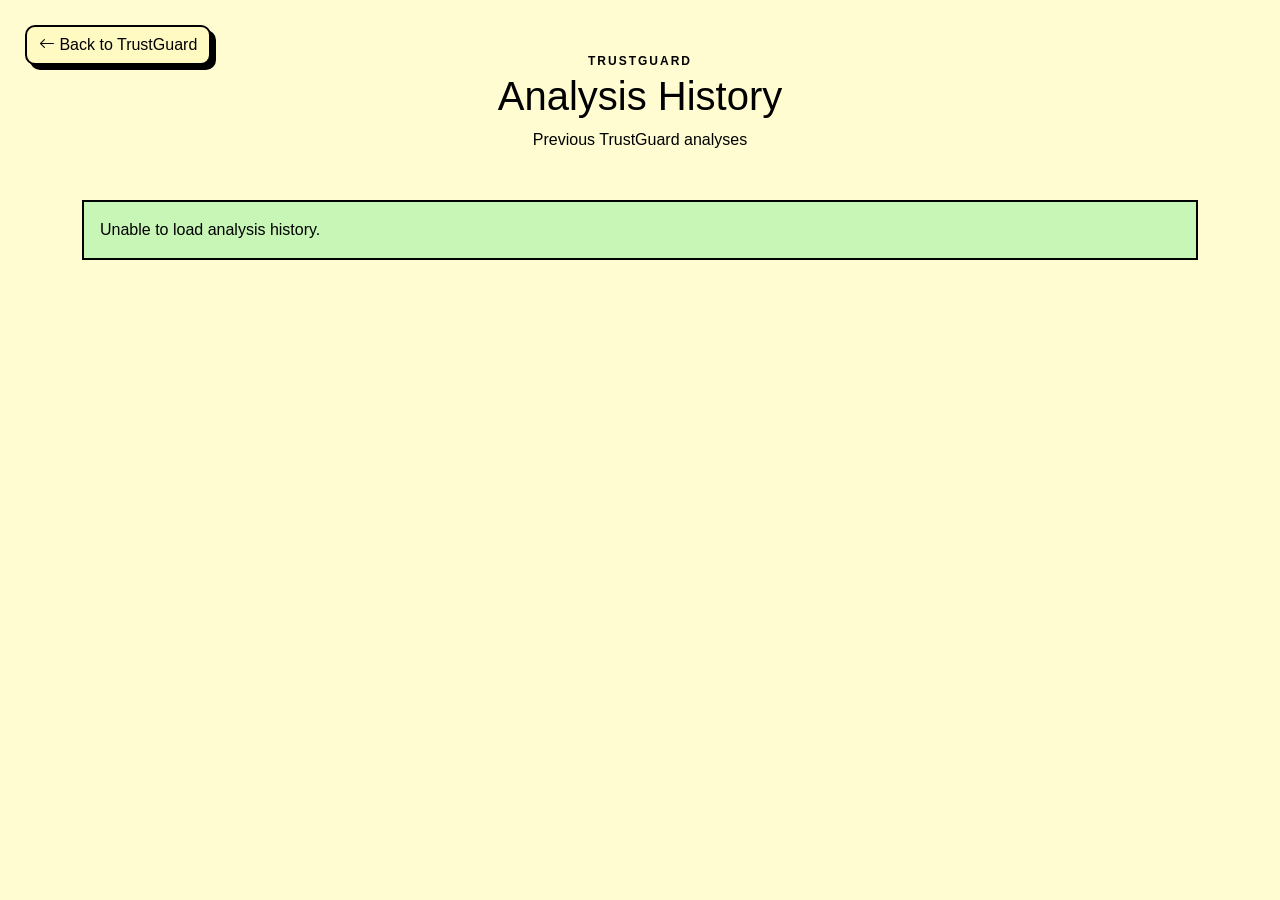
<file: history.html>
<!DOCTYPE html>
<html lang="en">

<head>

    <meta charset="UTF-8">

    <meta
        name="viewport"
        content="width=device-width, initial-scale=1.0"
    >

    <title>TrustGuard History</title>

    <link
        href="https://cdn.jsdelivr.net/npm/bootstrap@5.3.3/dist/css/bootstrap.min.css"
        rel="stylesheet"
    >

    <link
        rel="stylesheet"
        href="https://cdn.jsdelivr.net/npm/bootstrap-icons@1.11.3/font/bootstrap-icons.min.css"
    >

    <link
        rel="stylesheet"
        href="css/style.css"
    >

</head>


<body>

<div class="container py-5">

    <div class="text-center mb-5">

        <span class="section-label">
            TRUSTGUARD
        </span>

        <h1>
            Analysis History
        </h1>

        <p class="text-muted">
            Previous TrustGuard analyses
        </p>

    </div>


    <div
        id="historyContainer"
        class="row g-4"
    >

        <div class="text-center">

            <div
                class="spinner-border text-primary"
                role="status"
            ></div>

            <p class="mt-3">
                Loading analysis history...
            </p>

        </div>

    </div>


    <div class="history-back-button">
    <a href="index.php" class="btn btn-primary">
        <i class="bi bi-arrow-left"></i> Back to TrustGuard
    </a>
</div>

</div>


<script>

async function loadHistory() {

    const container =
        document.getElementById(
            "historyContainer"
        );


    try {

        const response =
            await fetch(
                "api/history.php"
            );


        const result =
            await response.json();


        if (!result.success) {

            throw new Error(
                result.message ||
                "Unable to load history."
            );

        }


        container.innerHTML = "";


        if (
            !result.analyses ||
            result.analyses.length === 0
        ) {

            container.innerHTML = `

                <div class="col-12">

                    <div class="alert alert-info">

                        No analyses have been saved yet.

                    </div>

                </div>

            `;

            return;

        }


        result.analyses.forEach(function(item) {

    const card = document.createElement("div");

    card.className = "col-md-6 col-lg-3";
    card.style.cursor = "pointer";

    card.addEventListener("click", function() {

        window.location.href = "analysis.html?id=" + item.id;

    });


    /* SCORE COLOUR */

    let scoreColor = "#8B0000";

if (Number(item.trust_score) >= 80) {

    scoreColor = "#006400";

} else if (Number(item.trust_score) >= 50) {

    scoreColor = "#8B6508";

}


    /* HISTORY CARD */
const inputTypeLabel = {
    url: "URL",
    text: "Text",
    image: "Image",
    qr: "QR"
}[item.input_type] || item.input_type;
    card.innerHTML = `

        <div class="card h-100 shadow-sm border-0">

            <div class="card-body">

                <div class="d-flex justify-content-between align-items-center mb-3">

                    <span class="badge bg-light text-dark">
                        ${inputTypeLabel}
                    </span>

                    <strong class="history-score" style="color:${scoreColor} !important;">
    ${item.trust_score}/100
</strong>

                </div>

                <h5 class="card-title">
                    ${item.classification}
                </h5>

                <p class="text-muted">
                    ${item.risk_level}
                </p>

                ${
    item.input_type === "image"
        ? `
            <p class="card-text">
                Image content analyzed using OCR
            </p>
          `
        : `
            <p class="card-text">
                ${escapeHTML(item.input_content)}
            </p>
          `
}

                <small class="text-muted">
                    ${item.created_at}
                </small>

            </div>

        </div>

    `;

    container.appendChild(card);

});

    }

    catch (error) {

        console.error(
            "History error:",
            error
        );


        container.innerHTML = `

            <div class="col-12">

                <div class="alert alert-danger">

                    Unable to load analysis history.

                </div>

            </div>

        `;

    }

}


function escapeHTML(value) {

    const div =
        document.createElement(
            "div"
        );


    div.textContent =
        value || "";


    return div.innerHTML;

}


loadHistory();

</script>

</body>

</html>
</file>
<file: css/style.css>
/* =====================================================
   TRUSTGUARD GLOBAL STYLES
===================================================== */

* {
    margin: 0;
    padding: 0;
    box-sizing: border-box;
}


body {

    font-family: Arial, Helvetica, sans-serif;

    background: #080b12;

    color: #f8fafc;

    overflow-x: hidden;

}


/* =====================================================
   NAVBAR
===================================================== */

.trust-navbar {

    padding: 20px 0;

    background: rgba(8, 11, 18, 0.92);

    border-bottom: 1px solid #1e293b;

}


.trust-logo {

    font-size: 23px;

    font-weight: 700;

    color: #ffffff;

    text-decoration: none;

}


.trust-logo span {

    color: #5b8cff;

}


.logo-icon {

    color: #5b8cff;

    margin-right: 6px;

}


.nav-link {

    color: #94a3b8 !important;

    margin-left: 25px;

    transition: 0.2s;

}


.nav-link:hover {

    color: #ffffff !important;

}


.login-button {

    border-radius: 8px;

}


/* =====================================================
   HERO
===================================================== */

.hero-section {

    position: relative;

    padding: 100px 0 120px;

}


.hero-content {

    max-width: 950px;

    margin: auto;

}


.hero-badge {

    display: inline-flex;

    align-items: center;

    gap: 8px;

    padding: 9px 16px;

    border-radius: 50px;

    background: #101a32;

    border: 1px solid #23345d;

    color: #7ea2ff;

    font-size: 14px;

    margin-bottom: 25px;

}


.hero-title {

    font-size: clamp(48px, 7vw, 78px);

    font-weight: 800;

    letter-spacing: -3px;

    margin-bottom: 25px;

}


.hero-title span {

    color: #5b8cff;

}


.hero-description {

    max-width: 700px;

    margin: auto;

    color: #94a3b8;

    font-size: 18px;

    line-height: 1.7;

    margin-bottom: 45px;

}


/* =====================================================
   ANALYZER CARD
===================================================== */

.analyzer-card {

    background: #10151f;

    border: 1px solid #263246;

    border-radius: 20px;

    padding: 10px;

    max-width: 850px;

    margin: auto;

    box-shadow:

        0 25px 70px rgba(0, 0, 0, 0.35);

}


/* =====================================================
   INPUT TABS
===================================================== */

.input-tabs {

    display: flex;

    gap: 5px;

    padding: 5px;

    background: #0b1019;

    border-radius: 13px;

}


.input-tab {

    flex: 1;

    background: transparent;

    border: none;

    color: #64748b;

    padding: 13px 8px;

    border-radius: 9px;

    font-size: 14px;

    cursor: pointer;

    transition: 0.2s;

}


.input-tab i {

    margin-right: 5px;

}


.input-tab:hover {

    color: #ffffff;

}


.input-tab.active {

    background: #1c2a4a;

    color: #7ea2ff;

}


/* =====================================================
   INPUT PANELS
===================================================== */

.input-panel {

    display: none;

    padding: 25px 20px;

}


.active-panel {

    display: block;

}


.input-label {

    text-align: left;

    color: #cbd5e1;

    font-size: 14px;

    margin-bottom: 10px;

}


.input-label i {

    color: #5b8cff;

    margin-right: 6px;

}


/* =====================================================
   URL INPUT
===================================================== */

.main-input-wrapper {

    display: flex;

    align-items: center;

    background: #0b1019;

    border: 1px solid #263246;

    border-radius: 12px;

    padding: 0 15px;

}


.input-icon {

    color: #64748b;

}


.main-input {

    width: 100%;

    background: transparent;

    border: none;

    outline: none;

    color: #ffffff;

    padding: 17px 12px;

    font-size: 15px;

}


.main-input::placeholder {

    color: #475569;

}


/* =====================================================
   TEXT INPUT
===================================================== */

.main-textarea {

    width: 100%;

    min-height: 150px;

    resize: vertical;

    background: #0b1019;

    border: 1px solid #263246;

    border-radius: 12px;

    padding: 16px;

    color: #ffffff;

    outline: none;

}


.main-textarea::placeholder {

    color: #475569;

}


/* =====================================================
   UPLOAD
===================================================== */

.upload-area {

    padding: 45px 20px;

    border: 1px dashed #334155;

    border-radius: 14px;

    background: #0b1019;

    cursor: pointer;

    transition: 0.2s;

}


.upload-area:hover {

    border-color: #5b8cff;

    background: #0e1524;

}


.upload-icon {

    font-size: 35px;

    color: #5b8cff;

}


.upload-area h5 {

    margin-top: 15px;

    margin-bottom: 5px;

}


.upload-area p {

    color: #94a3b8;

    margin-bottom: 5px;

}


.upload-area span {

    font-size: 12px;

    color: #64748b;

}


/* =====================================================
   ANALYZE BUTTON
===================================================== */

.analyze-button {

    width: 100%;

    border: none;

    background: #5b8cff;

    color: #ffffff;

    font-weight: 700;

    padding: 17px;

    border-radius: 11px;

    cursor: pointer;

    transition: 0.2s;

}


.analyze-button:hover {

    background: #4778ed;

    transform: translateY(-1px);

}


.analyze-button i {

    margin-right: 7px;

}


/* =====================================================
   TRUST INDICATORS
===================================================== */

.trust-indicators {

    display: flex;

    justify-content: center;

    gap: 30px;

    padding: 18px 5px 8px;

    color: #64748b;

    font-size: 13px;

}


.trust-indicators i {

    color: #5b8cff;

    margin-right: 5px;

}


/* =====================================================
   GENERAL SECTIONS
===================================================== */

.section {

    padding: 100px 0;

    border-top: 1px solid #151e2d;

}


.section-heading {

    max-width: 650px;

    margin: auto;

}


.section-label {

    color: #5b8cff;

    font-size: 12px;

    font-weight: 700;

    letter-spacing: 2px;

}


.section-heading h2 {

    font-size: 40px;

    margin: 15px 0;

}


.section-heading p {

    color: #94a3b8;

    line-height: 1.7;

}


/* =====================================================
   STEP CARDS
===================================================== */

.step-card {

    position: relative;

    height: 100%;

    background: #10151f;

    border: 1px solid #1e293b;

    border-radius: 16px;

    padding: 30px;

    transition: 0.2s;

}


.step-card:hover {

    transform: translateY(-5px);

    border-color: #31466e;

}


.step-number {

    color: #263246;

    font-size: 14px;

    font-weight: 700;

}


.step-icon {

    width: 55px;

    height: 55px;

    display: flex;

    align-items: center;

    justify-content: center;

    background: #17233d;

    color: #6f96ff;

    border-radius: 12px;

    font-size: 23px;

    margin: 25px 0;

}


.step-card p {

    color: #94a3b8;

    line-height: 1.6;

}


/* =====================================================
   FEATURE CARDS
===================================================== */

.features-section {

    background: #0b1019;

}


.feature-card {

    height: 100%;

    background: #10151f;

    border: 1px solid #1e293b;

    border-radius: 16px;

    padding: 28px;

    transition: 0.2s;

}


.feature-card:hover {

    border-color: #31466e;

    transform: translateY(-4px);

}


.feature-card > i {

    font-size: 28px;

    color: #5b8cff;

}


.feature-card h5 {

    margin-top: 20px;

}


.feature-card p {

    color: #94a3b8;

    font-size: 14px;

    line-height: 1.6;

}


/* =====================================================
   FOOTER
===================================================== */

.trust-footer {

    padding: 40px 0;

    border-top: 1px solid #1e293b;

}


.footer-content {

    display: flex;

    justify-content: space-between;

    align-items: center;

    gap: 30px;

}


.footer-content p {

    color: #64748b;

    margin-top: 10px;

    margin-bottom: 0;

}


.footer-right {

    text-align: right;

    color: #94a3b8;

    font-size: 14px;

}


.footer-right span {

    color: #475569;

}


/* =====================================================
   MOBILE
===================================================== */

@media (max-width: 768px) {


    .hero-section {

        padding: 70px 0 80px;

    }


    .hero-title {

        letter-spacing: -2px;

    }


    .input-tabs {

        overflow-x: auto;

    }


    .input-tab {

        min-width: 90px;

    }


    .trust-indicators {

        gap: 15px;

        flex-wrap: wrap;

    }


    .footer-content {

        flex-direction: column;

        align-items: flex-start;

    }


    .footer-right {

        text-align: left;

    }

}
/* =====================================================
   TRUSTGUARD RESULTS DASHBOARD
===================================================== */

.results-section {

    padding: 80px 20px;

    background:
        linear-gradient(
            180deg,
            #f8fafc 0%,
            #ffffff 100%
        );

}


/* Header */

.results-header {

    text-align: center;

    margin-bottom: 40px;

}


.results-label {

    display: inline-block;

    color: #2563eb;

    font-size: 12px;

    font-weight: 700;

    letter-spacing: 2px;

    margin-bottom: 10px;

}


.results-header h2 {

    font-size: 38px;

    font-weight: 800;

    color: #0f172a;

    margin: 0 0 10px;

}


.results-header p {

    color: #64748b;

    font-size: 16px;

}


/* Trust Score Card */

.trust-score-card {

    max-width: 900px;

    margin: 0 auto 40px;

    padding: 40px;

    background: white;

    border-radius: 24px;

    display: flex;

    align-items: center;

    gap: 45px;

    box-shadow:
        0 20px 50px
        rgba(15, 23, 42, 0.08);

    border:
        1px solid #e2e8f0;

}


/* Score Circle */

.score-circle {

    width: 190px;

    height: 190px;

    border-radius: 50%;

    display: flex;

    align-items: center;

    justify-content: center;

    background:
        conic-gradient(
            #ef4444 0deg,
            #ef4444 90deg,
            #fee2e2 90deg,
            #fee2e2 360deg
        );

    position: relative;

}


.score-circle::before {

    content: "";

    position: absolute;

    width: 155px;

    height: 155px;

    border-radius: 50%;

    background: white;

}


.score-circle > div {

    position: relative;

    z-index: 2;

    text-align: center;

}


#trustScore {

    font-size: 48px;

    font-weight: 800;

    color: #0f172a;

}


.score-circle small {

    font-size: 18px;

    color: #64748b;

}


/* Score Details */

.score-details {

    flex: 1;

}


.risk-badge {

    display: inline-block;

    padding: 8px 14px;

    border-radius: 999px;

    background: #fee2e2;

    color: #b91c1c;

    font-size: 12px;

    font-weight: 800;

    letter-spacing: 1px;

    margin-bottom: 15px;

}


.score-details h3 {

    font-size: 28px;

    margin: 0 0 8px;

    color: #0f172a;

}


.score-details p {

    color: #64748b;

    margin-bottom: 15px;

}


/* Progress bar */

.score-bar {

    width: 100%;

    height: 12px;

    background: #e2e8f0;

    border-radius: 999px;

    overflow: hidden;

}


.score-progress {

    width: 0%;

    height: 100%;

    background: #ef4444;

    border-radius: 999px;

    transition:
        width 1s ease;

}


/* Evidence */

.evidence-section {

    max-width: 900px;

    margin: 0 auto 40px;

}


.section-title span {

    color: #2563eb;

    font-size: 12px;

    font-weight: 800;

    letter-spacing: 2px;

}


.section-title h3 {

    margin-top: 5px;

    font-size: 28px;

    color: #0f172a;

}


.evidence-grid {

    display: grid;

    grid-template-columns:
        repeat(
            auto-fit,
            minmax(250px, 1fr)
        );

    gap: 16px;

}


.evidence-card {

    background: #FFFCD1;

    border: 2px solid #000000;

    border-radius: 12px;

    padding: 22px;

    box-shadow:
        5px 5px 0 #000000;

    transition:
        transform 0.2s ease,
        box-shadow 0.2s ease;

}


.evidence-card:hover {

    transform: translate(-2px, -2px);

    box-shadow:
        7px 7px 0 #000000;

}


.evidence-icon {

    width: 42px;

    height: 42px;

    display: flex;

    align-items: center;

    justify-content: center;

    border-radius: 12px;

    background: #fee2e2;

    color: #dc2626;

    margin-bottom: 14px;

    font-size: 18px;

}


.evidence-card h4 {

    margin: 0 0 8px;

    color: #0f172a;

    font-size: 17px;

}


.evidence-card p {

    margin: 0;

    color: #64748b;

    font-size: 14px;

    line-height: 1.6;

}


/* Recommendation */

.recommendation-card {

    max-width: 900px;

    margin: 0 auto 40px;

    padding: 25px;

    display: flex;

    gap: 20px;

    background: #fff7ed;

    border:
        1px solid #fed7aa;

    border-radius: 18px;

}


.recommendation-icon {

    width: 48px;

    height: 48px;

    flex-shrink: 0;

    display: flex;

    align-items: center;

    justify-content: center;

    background: #ffedd5;

    color: #ea580c;

    border-radius: 12px;

    font-size: 22px;

}


.recommendation-card span {

    color: #ea580c;

    font-size: 11px;

    font-weight: 800;

    letter-spacing: 2px;

}


.recommendation-card h3 {

    margin:
        5px 0 8px;

    color: #0f172a;

}


.recommendation-card p {

    margin: 0;

    color: #475569;

    line-height: 1.6;

}


/* New Analysis */

.new-analysis {

    text-align: center;

}


.new-analysis-button {

    padding: 13px 22px;

    border: 1px solid #cbd5e1;

    border-radius: 12px;

    background: white;

    color: #334155;

    font-weight: 600;

    cursor: pointer;

    transition:
        all 0.2s ease;

}


.new-analysis-button:hover {

    background: #f8fafc;

    border-color: #94a3b8;

}


/* Mobile */

@media (max-width: 700px) {

    .trust-score-card {

        flex-direction: column;

        text-align: center;

        padding: 30px 20px;

    }


    .score-details {

        width: 100%;

    }


    .results-header h2 {

        font-size: 30px;

    }

}
/* =====================================================
   INPUT TYPE SELECTOR
===================================================== */

.input-type-selector {

    display: flex;

    gap: 10px;

    margin-bottom: 15px;

}


.input-type-button {

    padding: 10px 18px;

    border: 1px solid #cbd5e1;

    background: #ffffff;

    color: #475569;

    border-radius: 10px;

    cursor: pointer;

    font-size: 14px;

    font-weight: 600;

    transition: all 0.2s ease;

}


.input-type-button:hover {

    border-color: #2563eb;

    color: #2563eb;

}


.input-type-button.active {

    background: #2563eb;

    border-color: #2563eb;

    color: #ffffff;

}


@media (max-width: 600px) {

    .input-type-selector {

        flex-direction: column;

    }

    .input-type-button {

        width: 100%;

    }

}
/* =====================================================
   TRUST SCORE CIRCLE
===================================================== */

.trust-score-circle {

    width: 180px;

    height: 180px;

    border-radius: 50%;

    background:
        conic-gradient(
            #22c55e 0deg,
            #22c55e 0deg,
            #e5e7eb 0deg,
            #e5e7eb 360deg
        );

    display: flex;

    align-items: center;

    justify-content: center;

    position: relative;

    margin: 20px auto;

}


.trust-score-circle::before {

    content: "";

    position: absolute;

    width: 145px;

    height: 145px;

    border-radius: 50%;

    background: white;

}


.trust-score-inner {

    position: relative;

    z-index: 1;

    display: flex;

    flex-direction: column;

    align-items: center;

    justify-content: center;

}


.trust-score-inner span {

    font-size: 42px;

    font-weight: 800;

    line-height: 1;

    color: #1e293b;

}


.trust-score-inner small {

    margin-top: 6px;

    font-size: 14px;

    color: #64748b;

    font-weight: 600;

}
/* =====================================================
   ANALYZED CONTENT
===================================================== */

.analyzed-content {

    margin-top: 18px;

    display: inline-block;

    max-width: 100%;

    padding: 10px 16px;

    border-radius: 10px;

    background: #f1f5f9;

    color: #475569;

    font-size: 14px;

    font-family: monospace;

    word-break: break-all;

}
/* =====================================================
   ANALYSIS SIGNALS
===================================================== */

.signals-section {

    margin-top: 30px;

    margin-bottom: 30px;

}


.active-signals {

    display: flex;

    flex-wrap: wrap;

    gap: 10px;

}


.signal-card {

    padding: 9px 14px;

    border-radius: 999px;

    background: #eff6ff;

    border: 1px solid #bfdbfe;

    color: #1d4ed8;

    font-size: 14px;

    font-weight: 600;

}
/* =====================================================
   TRUSTGUARD 2D LIGHT THEME
   STEP 14.15
===================================================== */

/* =========================
   GLOBAL
========================= */

body {
    background: #FFFCD1;
    color: #000000;
}


/* =========================
   NAVBAR
========================= */

.trust-navbar {
    background: #CDEBC5;
    border-bottom: 2px solid #000000;
}

.trust-logo {
    color: #000000;
}

.trust-logo span {
    color: #000000;
}

.logo-icon {
    color: #000000;
}

.nav-link {
    color: #000000 !important;
}

.nav-link:hover {
    color: #000000 !important;
}

.login-button {
    background: #FFF9C2;
    color: #000000;
    border: 2px solid #000000;
}


/* =========================
   HERO
========================= */

.hero-section {
    background: #FFFCD1;
}

.hero-badge {
    background: #FFF9C2;
    border: 2px solid #000000;
    color: #000000;
}

.hero-title {
    color: #000000;
}

.hero-title span {
    color: #000000;
}

.hero-description {
    color: #000000;
}


/* =========================
   ANALYZER CARD
========================= */

.analyzer-card {
    background: #CDEBC5;
    border: 2px solid #000000;
    border-radius: 0;
    box-shadow: 8px 8px 0 #000000;
}


/* =========================
   INPUT TABS
========================= */

.input-tabs {
    background: #FFFCD1;
    border: 2px solid #000000;
    border-radius: 0;
}

.input-tab {
    color: #000000;
    border-radius: 0;
}

.input-tab:hover {
    color: #000000;
    background: #FFF9C2;
}

.input-tab.active {
    background: #FFF9C2;
    color: #000000;
    border: 2px solid #000000;
}


/* =========================
   INPUT PANELS
========================= */

.input-label {
    color: #000000;
}

.input-label i {
    color: #000000;
}


/* =========================
   URL INPUT
========================= */

.main-input-wrapper {
    background: #FFFCD1;
    border: 2px solid #000000;
    border-radius: 0;
}

.input-icon {
    color: #000000;
}

.main-input {
    color: #000000;
}

.main-input::placeholder {
    color: #555555;
}


/* =========================
   TEXT INPUT
========================= */

.main-textarea {
    background: #FFFCD1;
    border: 2px solid #000000;
    border-radius: 0;
    color: #000000;
}

.main-textarea::placeholder {
    color: #555555;
}


/* =========================
   UPLOAD
========================= */

.upload-area {
    background: #FFFCD1;
    border: 2px dashed #000000;
    border-radius: 0;
}

.upload-area:hover {
    border-color: #000000;
    background: #FFF9C2;
}

.upload-icon {
    color: #000000;
}

.upload-area p,
.upload-area span {
    color: #000000;
}


/* =========================
   ANALYZE BUTTON
========================= */

.analyze-button {
    background: #FFF9C2;
    color: #000000;
    border: 2px solid #000000;
    border-radius: 0;
    box-shadow: 5px 5px 0 #000000;
}

.analyze-button:hover {
    background: #CDEBC5;
    color: #000000;
    transform: translate(2px, 2px);
    box-shadow: 3px 3px 0 #000000;
}


/* =========================
   TRUST INDICATORS
========================= */

.trust-indicators {
    color: #000000;
}

.trust-indicators i {
    color: #000000;
}


/* =========================
   GENERAL SECTIONS
========================= */

.section {
    background: #FFFCD1;
    border-top: 2px solid #000000;
}

.section-label {
    color: #000000;
}

.section-heading h2 {
    color: #000000;
}

.section-heading p {
    color: #000000;
}


/* =========================
   STEP CARDS
========================= */

.step-card {
    background: #CDEBC5;
    border: 2px solid #000000;
    border-radius: 0;
    box-shadow: 6px 6px 0 #000000;
}

.step-card:hover {
    transform: translate(2px, 2px);
    border-color: #000000;
    box-shadow: 4px 4px 0 #000000;
}

.step-number {
    color: #000000;
}

.step-icon {
    background: #FFF9C2;
    color: #000000;
    border: 2px solid #000000;
    border-radius: 0;
}

.step-card p {
    color: #000000;
}


/* =========================
   FEATURES
========================= */

.features-section {
    background: #FFFCD1;
}

.feature-card {
    background: #CDEBC5;
    border: 2px solid #000000;
    border-radius: 0;
    box-shadow: 6px 6px 0 #000000;
}

.feature-card:hover {
    border-color: #000000;
    transform: translate(2px, 2px);
    box-shadow: 4px 4px 0 #000000;
}

.feature-card > i {
    color: #000000;
}

.feature-card p {
    color: #000000;
}


/* =========================
   FOOTER
========================= */

.trust-footer {
    background: #CDEBC5;
    border-top: 2px solid #000000;
}

.footer-content p {
    color: #000000;
}

.footer-right {
    color: #000000;
}

.footer-right span {
    color: #000000;
}


/* =====================================================
   RESULTS DASHBOARD
===================================================== */

.results-section {
    background: #FFFCD1;
}


/* Results header */

.results-label {
    color: #000000;
}

.results-header h2 {
    color: #000000;
}

.results-header p {
    color: #000000;
}


/* Trust score card */

.trust-score-card {
    background: #CDEBC5;
    border: 2px solid #000000;
    border-radius: 0;
    box-shadow: 8px 8px 0 #000000;
}


/* Score circle */

.score-circle {
    background:
        conic-gradient(
            #000000 0deg,
            #000000 0deg,
            #FFF9C2 0deg,
            #FFF9C2 360deg
        );
}

.score-circle::before {
    background: #CDEBC5;
}

#trustScore {
    color: #000000;
}

.score-circle small {
    color: #000000;
}


/* Risk badge */

.risk-badge {
    background: #FFF9C2;
    color: #000000;
    border: 2px solid #000000;
    border-radius: 0;
}


/* Score details */

.score-details h3 {
    color: #000000;
}

.score-details p {
    color: #000000;
}


/* Progress bar */

.score-bar {
    background: #FFF9C2;
    border: 2px solid #000000;
    border-radius: 0;
}

.score-progress {
    background: #000000;
    border-radius: 0;
}


/* =========================
   EVIDENCE
========================= */

.section-title span {
    color: #000000;
}

.section-title h3 {
    color: #000000;
}

.evidence-card {
    background: #CDEBC5;
    border: 2px solid #000000;
    border-radius: 0;
    box-shadow: 5px 5px 0 #000000;
}

.evidence-card:hover {
    transform: translate(2px, 2px);
    box-shadow: 3px 3px 0 #000000;
}

.evidence-icon {
    background: #FFF9C2;
    color: #000000;
    border: 2px solid #000000;
    border-radius: 0;
}

.evidence-card h4 {
    color: #000000;
}

.evidence-card p {
    color: #000000;
}


/* =========================
   RECOMMENDATION
========================= */

.recommendation-card {
    background: #FFF9C2;
    border: 2px solid #000000;
    border-radius: 0;
    box-shadow: 6px 6px 0 #000000;
}

.recommendation-icon {
    background: #CDEBC5;
    color: #000000;
    border: 2px solid #000000;
    border-radius: 0;
}

.recommendation-card span {
    color: #000000;
}

.recommendation-card h3 {
    color: #000000;
}

.recommendation-card p {
    color: #000000;
}


/* =========================
   NEW ANALYSIS
========================= */

.new-analysis-button {
    background: #CDEBC5;
    color: #000000;
    border: 2px solid #000000;
    border-radius: 0;
    box-shadow: 5px 5px 0 #000000;
}

.new-analysis-button:hover {
    background: #FFF9C2;
    border-color: #000000;
}


/* =========================
   INPUT TYPE SELECTOR
========================= */

.input-type-button {
    background: #CDEBC5;
    color: #000000;
    border: 2px solid #000000;
    border-radius: 0;
}

.input-type-button:hover {
    border-color: #000000;
    color: #000000;
    background: #FFF9C2;
}

.input-type-button.active {
    background: #FFF9C2;
    border-color: #000000;
    color: #000000;
}


/* =========================
   TRUST SCORE CIRCLE
========================= */

.trust-score-circle {
    background:
        conic-gradient(
            #000000 0deg,
            #000000 0deg,
            #FFF9C2 0deg,
            #FFF9C2 360deg
        );
}

.trust-score-circle::before {
    background: #CDEBC5;
}

.trust-score-inner span {
    color: #000000;
}

.trust-score-inner small {
    color: #000000;
}


/* =========================
   ANALYZED CONTENT
========================= */

.analyzed-content {
    background: #FFF9C2;
    color: #000000;
    border: 2px solid #000000;
    border-radius: 0;
}


/* =========================
   ANALYSIS SIGNALS
========================= */

.signal-card {
    background: #CDEBC5;
    border: 2px solid #000000;
    color: #000000;
    border-radius: 0;
}


/* =========================
   REMOVE SOFT EFFECTS
========================= */

* {
    text-shadow: none;
}
 /* =====================================================
    HISTORY PAGE — 2D GREEN THEME
 ===================================================== */

 /* History page background */
 body {
     background: #FFFCD1;
 }

 /* History cards / containers */
 .history-card,
 .history-item,
 .history-container,
 .history-box {
     background: #C7F6B6 !important;
     border: 2px solid #000000 !important;
     box-shadow: 6px 6px 0 #000000 !important;
 }

 /* Tables */
 table {
     border: 2px solid #000000 !important;
 }

 th,
 td {
     border: 2px solid #000000 !important;
 }

 /* White table/history areas */
 .table,
 .table-responsive {
     background: #C7F6B6 !important;
     border-color: #000000 !important;
 }

 /* Buttons on history page */
 button {
     border-color: #000000;
 }

 /* Links/buttons */
 a {
     border-color: #000000;
 }
 /* =====================================================
   TRUSTGUARD HISTORY PAGE
   STEP 14.16
===================================================== */

/* History page background */
body {
    background: #FFFCD1;
    color: #000000;
}


/* History heading */
body h1 {
    color: #000000;
}

body .section-label {
    color: #000000;
}

body .text-muted {
    color: #000000 !important;
}


#historyContainer .card {
    background: #d1e7b7 !important;
    border: 2px solid #000000 !important;
    border-radius: 12px !important;
    box-shadow: 6px 6px 0 #000000 !important;
    overflow: hidden;
}

#historyContainer .card-body {
    background: #d1e7b7 !important;
    border-radius: 10px !important;
}

#historyContainer .card:hover {
    transform: translate(2px, 2px);
    box-shadow: 4px 4px 0 #000000 !important;
}


/* Card body */
#historyContainer .card-body {
    background: #d1e7b7 !important;
}


/* Card title */
#historyContainer .card-title {
    color: #000000 !important;
}


/* Card text */
#historyContainer .card-text {
    color: #000000 !important;
}


/* Risk level and date */
#historyContainer .text-muted {
    color: #000000 !important;
}


/* Input type badge */
#historyContainer .badge {
    background: #FFF9C2 !important;
    color: #000000 !important;
    border: 2px solid #000000;
    border-radius: 0;
}


/* Score */
#historyContainer strong {
    color: #000000 !important;
}


/* Back button */
body .btn-primary {
    background: #FFF9C2 !important;
    color: #000000 !important;
    border: 2px solid #000000 !important;
    border-radius: 0 !important;
    box-shadow: 5px 5px 0 #000000 !important;
}


/* Back button hover */
body .btn-primary:hover {
    background: #C7F6B6 !important;
    color: #000000 !important;
    border-color: #000000 !important;
    transform: translate(2px, 2px);
    box-shadow: 3px 3px 0 #000000 !important;
}


/* No-history message */
#historyContainer .alert {
    background: #C7F6B6 !important;
    color: #000000 !important;
    border: 2px solid #000000 !important;
    border-radius: 0 !important;
}


/* History card hover */
#historyContainer .card:hover {
    transform: translate(2px, 2px);
    box-shadow: 4px 4px 0 #000000 !important;
}
 /* Make history cards even more compact */
#historyContainer .card-body {
    padding: 8px !important;
}

#historyContainer .card-title {
    margin-top: 3px !important;
    margin-bottom: 3px !important;
}

#historyContainer .card-text {
    margin-top: 3px !important;
    margin-bottom: 3px !important;
}

#historyContainer .d-flex {
    margin-bottom: 6px !important;
}

#historyContainer small {
    line-height: 1.2 !important;
}
/* =====================================================
   TRUSTGUARD ANALYSIS PAGE — 2D THEME
   STEP 14.17
===================================================== */

/* =========================
   PAGE
========================= */

body {
    background: #FFFCD1 !important;
    color: #000000;
}

.analysis-page {
    background: #FFFCD1;
}


/* =========================
   BACK BUTTON
========================= */

.back-button {
    background: #FFF9C2 !important;
    color: #000000 !important;
    border: 2px solid #000000 !important;
    border-radius: 10px !important;
    box-shadow: 5px 5px 0 #000000 !important;
}

.back-button:hover {
    background: #BCE8B8 !important;
    color: #000000 !important;
    border-color: #000000 !important;
    transform: translate(2px, 2px);
    box-shadow: 3px 3px 0 #000000 !important;
}


/* =========================
   REPORT HEADER
========================= */

.report-header {
    color: #000000;
}

.report-label {
    color: #000000 !important;
}

.report-header h1 {
    color: #000000 !important;
}

.report-header p {
    color: #000000 !important;
}


/* =========================
   ANALYSIS INFORMATION
========================= */

.analysis-info {
    color: #000000 !important;
}


/* =========================
   MAIN SCORE CARD
========================= */

.score-card {
    background: #FFFCD1 !important;
    border: 2px solid #000000 !important;
    border-radius: 14px !important;
    box-shadow: 8px 8px 0 #000000 !important;
}

.score-card-body {
    background: #FFFCD1;
    border-radius: 12px;
}


/* =========================
   SCORE CIRCLE
========================= */

.score-circle {
    border: 2px solid #000000;
}

.score-inner {
    background: #BCE8B8 !important;
    border: 2px solid #000000;
}

.score-number {
    color: #000000 !important;
}

.score-out-of {
    color: #000000 !important;
}


/* =========================
   RISK BADGE
========================= */

.risk-badge {
    color: #000000 !important;
    border: 2px solid #000000 !important;
    border-radius: 10px !important;
}


/* =========================
   SCORE DETAILS
========================= */

.score-details h2 {
    color: #000000 !important;
}

.score-details-label {
    color: #000000 !important;
}


/* =========================
   PROGRESS BAR
========================= */

.score-progress-container {
    background: #FFF9C2 !important;
    border: 2px solid #000000;
    border-radius: 0 !important;
}

.score-progress {
    border-radius: 0 !important;
}


/* =========================
   REPORT CARDS
========================= */

.report-card {
    background: #FFFCD1 !important;
    border: 2px solid #000000 !important;
    border-radius: 14px !important;
    box-shadow: 6px 6px 0 #000000 !important;
}

.report-card-body {
    background: #FFFCD1;
    border-radius: 12px;
}

.report-card-title {
    color: #000000 !important;
}

.report-card-title i {
    color: #000000 !important;
}


/* =========================
   ANALYZED CONTENT
========================= */

.input-type {
    color: #000000 !important;
}

.input-content {
    background: #FFF9C2 !important;
    border: 2px solid #000000 !important;
    border-radius: 10px !important;
    color: #000000 !important;
}


/* =========================
   EVIDENCE SECTION
========================= */

.evidence-card {
    background: #BCE8B8 !important;
    border: 2px solid #000000 !important;
    border-radius: 12px !important;
    box-shadow: 5px 5px 0 #000000 !important;
}

.evidence-icon {
    border: 2px solid #000000;
    border-radius: 10px !important;
}

.evidence-title {
    color: #000000 !important;
}

.evidence-severity {
    border: 2px solid #000000;
    border-radius: 8px !important;
}

.evidence-explanation {
    color: #000000 !important;
}

.evidence-result {
    color: #000000;
}


/* =========================
   EVIDENCE HEADING
========================= */

.analysis-page h2 {
    color: #000000;
}

.analysis-page .text-muted {
    color: #000000 !important;
}


/* =========================
   RECOMMENDATION
========================= */

.recommendation-card {
    background: #FFF9C2 !important;
    border: 2px solid #000000 !important;
    border-radius: 14px !important;
    box-shadow: 6px 6px 0 #000000 !important;
}

.recommendation-icon {
    background: #BCE8B8 !important;
    color: #000000 !important;
    border: 2px solid #000000;
    border-radius: 10px !important;
}

.recommendation-label {
    color: #000000 !important;
}

.recommendation-title {
    color: #000000 !important;
}

.recommendation-text {
    color: #000000 !important;
}


/* =========================
   ANALYZE SOMETHING ELSE
========================= */

.analysis-page .btn-primary {
    background: #FFF9C2 !important;
    color: #000000 !important;
    border: 2px solid #000000 !important;
    border-radius: 10px !important;
    box-shadow: 5px 5px 0 #000000 !important;
}

.analysis-page .btn-primary:hover {
    background: #BCE8B8 !important;
    color: #000000 !important;
    border-color: #000000 !important;
    transform: translate(2px, 2px);
    box-shadow: 3px 3px 0 #000000 !important;
}
/* =====================================================
   HISTORY PAGE — TOP LEFT BACK BUTTON
   STEP 14.18
===================================================== */

.history-back-button {
    position: absolute;
    top: 25px;
    left: 25px;
    z-index: 1000;
}

.history-back-button .btn {
    background: #FFF9C2 !important;
    color: #000000 !important;
    border: 2px solid #000000 !important;
    border-radius: 10px !important;
    box-shadow: 5px 5px 0 #000000 !important;
}

.history-back-button .btn:hover {
    background: #FEE7AD !important;
    color: #000000 !important;
    transform: translate(2px, 2px);
    box-shadow: 3px 3px 0 #000000 !important;
}
/* Back to History button on analysis page */
.analysis-page .back-button:hover {
    background: #FEE7AD !important;
    color: #000000 !important;
    border-color: #000000 !important;
    transform: translate(2px, 2px);
    box-shadow: 3px 3px 0 #000000 !important;
}
.analyze-button:hover {
    background-color: #F9D998 !important;
}
/* ==============================
   HISTORY CARDS
   ============================== */

#historyContainer .card {
    background-color: #BCE8B8 !important;
    border: 2px solid #000000 !important;
    border-radius: 12px !important;
    box-shadow: 6px 6px 0 #000000 !important;
}

#historyContainer .card:hover {
    transform: translate(-2px, -2px);
    box-shadow: 8px 8px 0 #000000 !important;
}

#historyContainer .badge {
    background-color: #FFF9C2 !important;
    color: #000000 !important;
    border: 1px solid #000000;
}

#historyContainer .text-muted {
    color: #000000 !important;
}
/* ==============================
   HISTORY CONTENT
   ============================== */

#historyContainer .card-text {
    word-break: break-word;
    overflow-wrap: anywhere;
    line-height: 1.5;
}

#historyContainer .card-title {
    word-break: break-word;
}

#historyContainer small {
    word-break: break-word;
}
.analyze-again-button:hover {
    background-color: #AE8A60 !important;
    border-color: #AE8A60 !important;
}
a.analyze-again-button:hover,
a.analyze-again-button:focus,
a.analyze-again-button:active {
    background-color: #AE8A60 !important;
    border-color: #AE8A60 !important;
    color: #000000 !important;
}
/* GUEST MODE BUTTON HOVER */

.login-button:hover {
    background: #AE8A60 !important;
    border-color: #000000 !important;
    color: #000000 !important;
}
</file>
